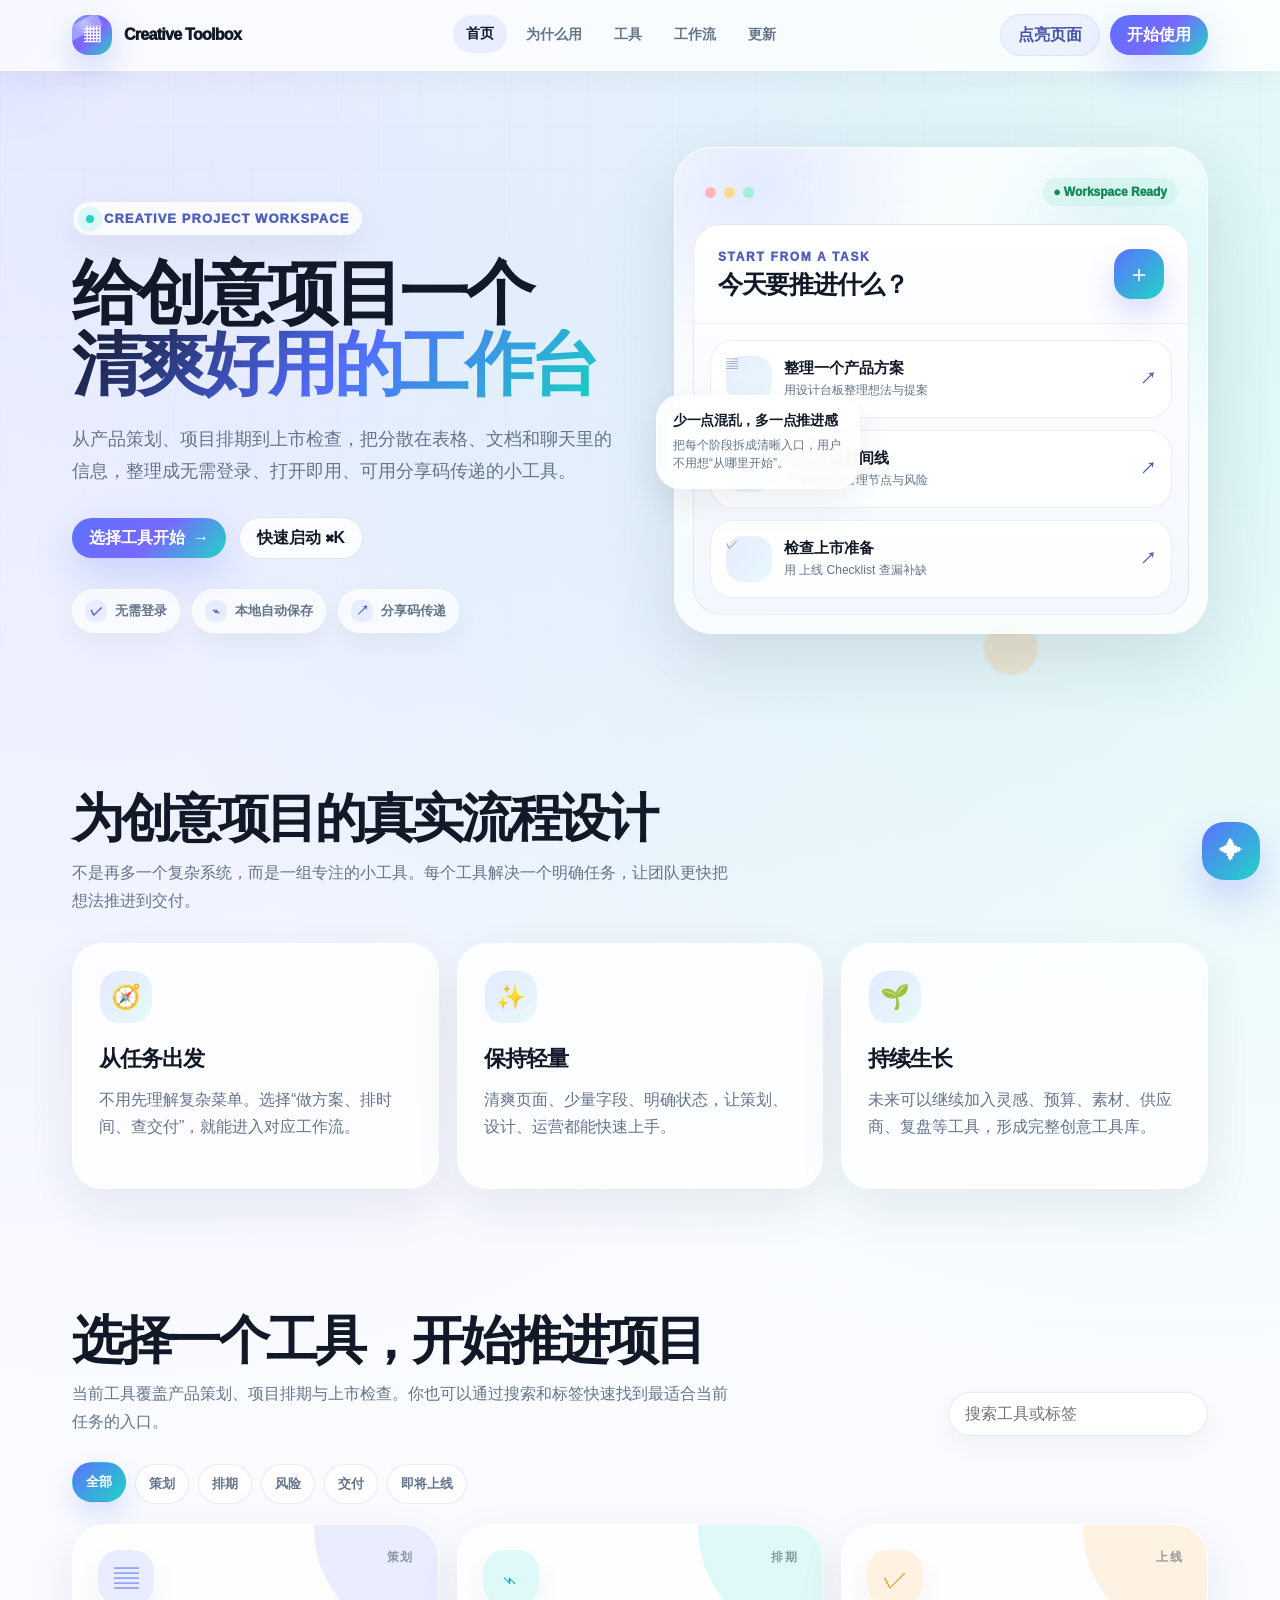
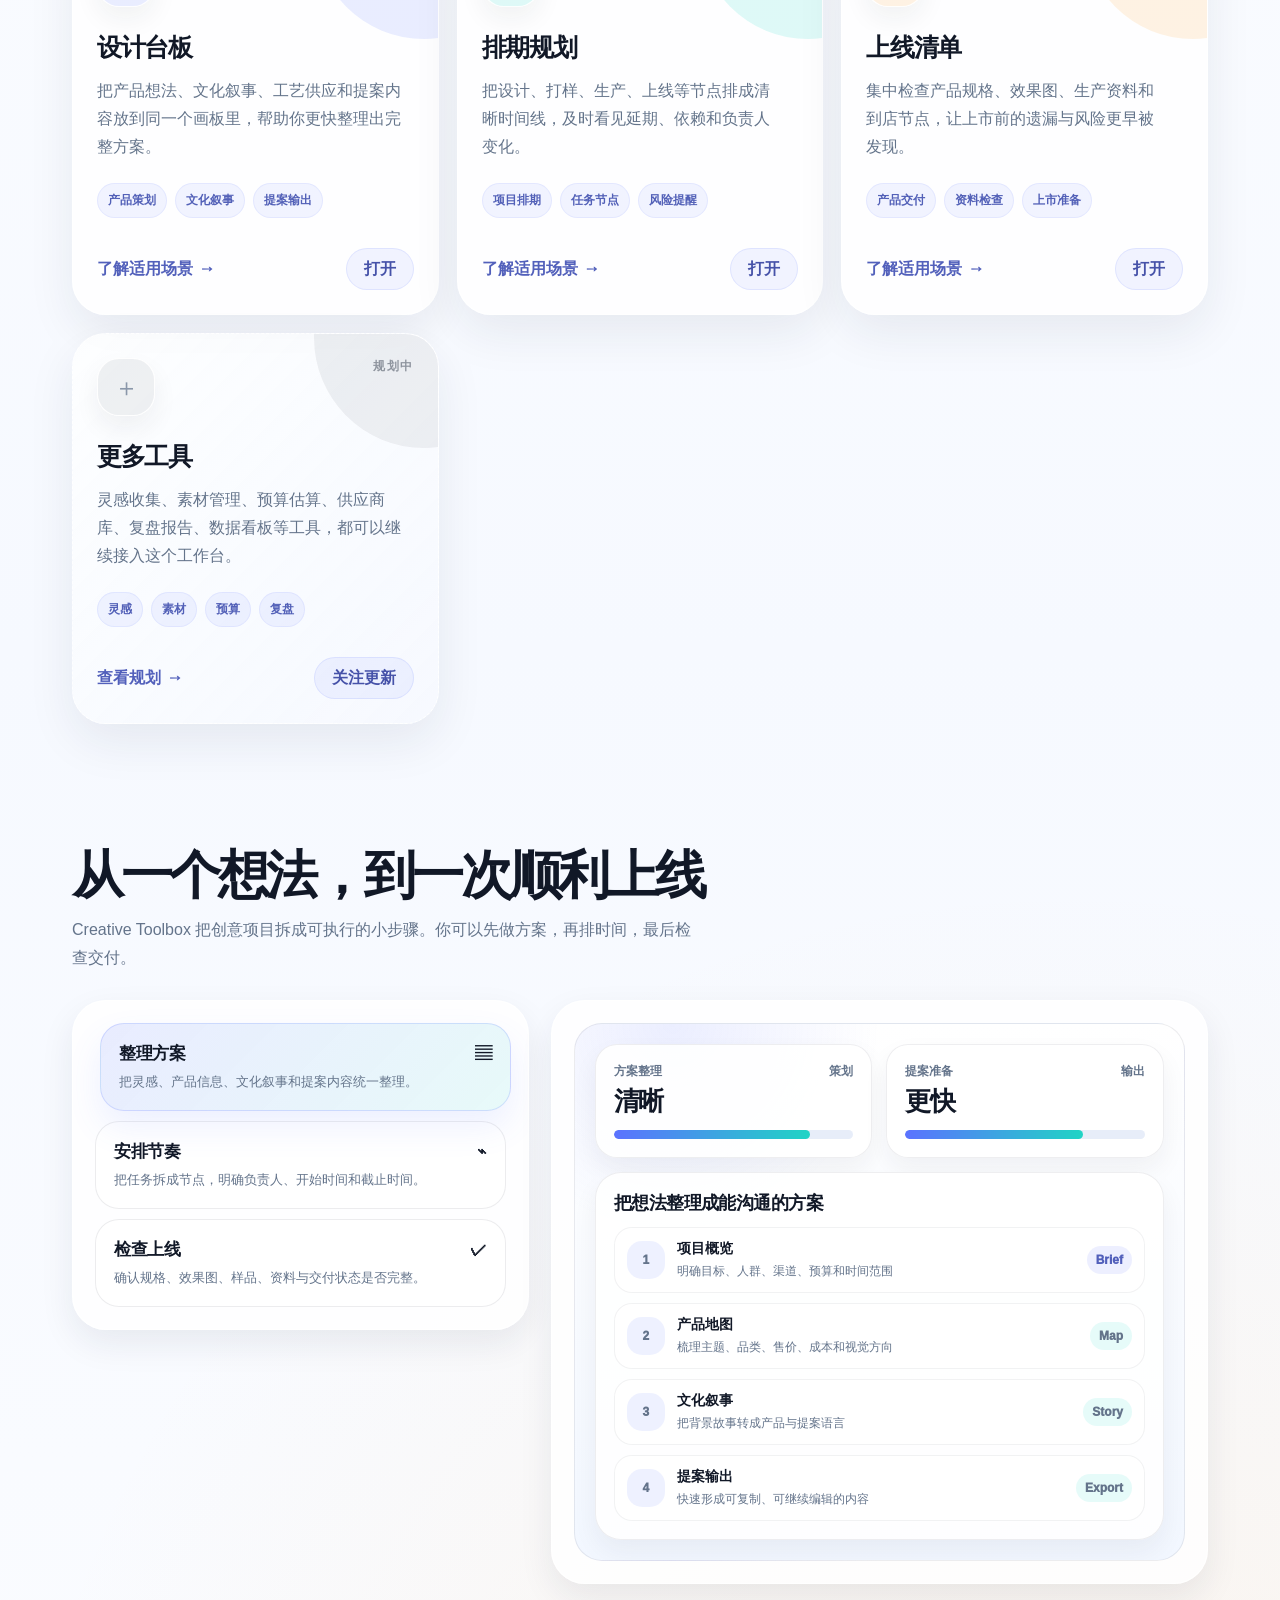
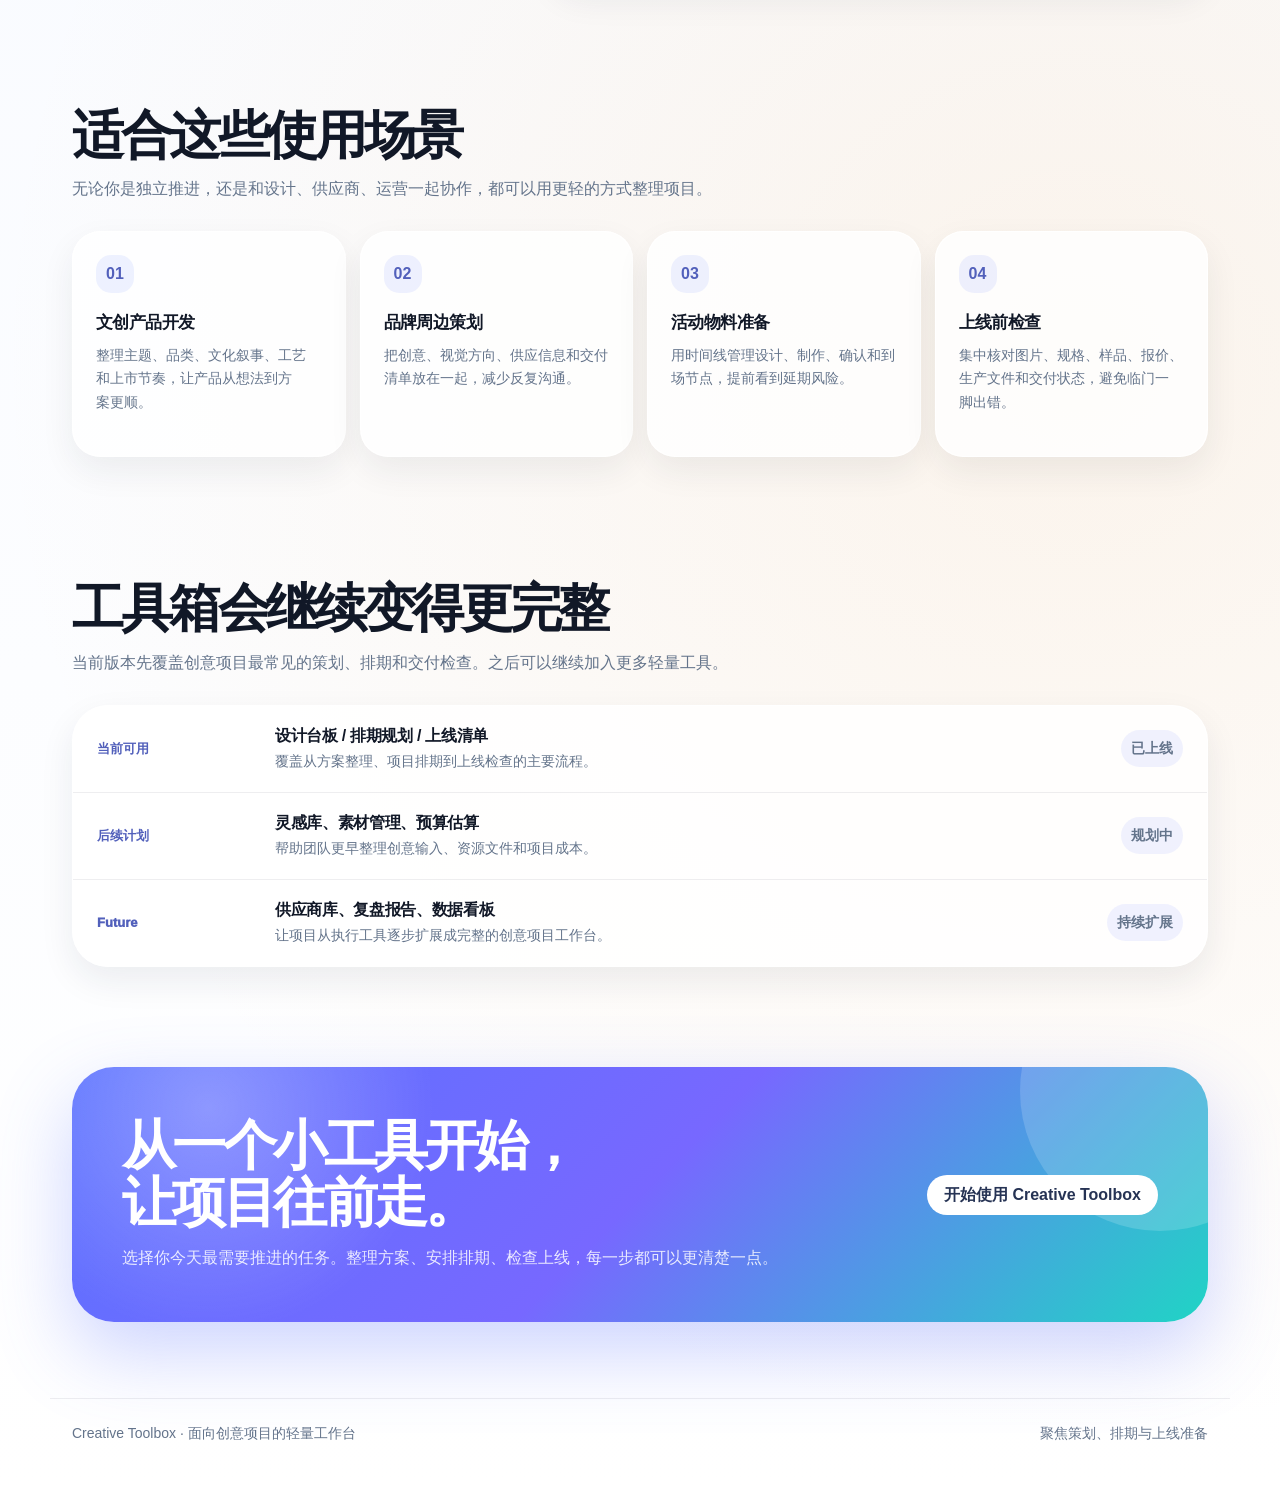
<file: index.html>
<!DOCTYPE html>
<html lang="zh-CN">
<head>
  <meta charset="UTF-8" />
  <meta name="viewport" content="width=device-width, initial-scale=1.0" />

  <title>Creative Toolbox｜创意项目工作台</title>
  <meta name="description" content="Creative Toolbox 是一个轻量创意项目工作台，帮助你整理产品方案、安排项目排期、检查上市准备，并持续扩展更多创意工作工具。" />
  <meta name="theme-color" content="#ffffff" />
  <meta property="og:title" content="Creative Toolbox｜创意项目工作台" />
  <meta property="og:description" content="把创意项目里的策划、排期、交付检查整理成清爽好用的小工具。" />
  <meta property="og:type" content="website" />

  <style>
    :root {
      --bg: #fbfdff;
      --text: #111827;
      --muted: #64748b;
      --muted-2: #8a97aa;
      --line: rgba(15, 23, 42, .10);
      --surface: rgba(255, 255, 255, .82);
      --surface-strong: #ffffff;
      --surface-soft: #f5f8ff;
      --primary: #5b72ff;
      --primary-dark: #4057ee;
      --cyan: #20d4c5;
      --amber: #ffb45c;
      --rose: #ff7aa7;
      --green: #30c987;
      --shadow: 0 24px 70px rgba(30, 41, 59, .12);
      --shadow-soft: 0 14px 34px rgba(30, 41, 59, .08);
      --radius-xl: 34px;
      --radius-lg: 26px;
      --radius-md: 18px;
      --max: 1180px;
    }

    * { box-sizing: border-box; }

    html { scroll-behavior: smooth; }

    body {
      margin: 0;
      min-height: 100vh;
      color: var(--text);
      font-family: -apple-system, BlinkMacSystemFont, "Segoe UI", "PingFang SC", "Microsoft YaHei", Arial, sans-serif;
      background:
        radial-gradient(circle at 8% 4%, rgba(91, 114, 255, .15), transparent 27%),
        radial-gradient(circle at 92% 7%, rgba(32, 212, 197, .15), transparent 24%),
        radial-gradient(circle at 84% 76%, rgba(255, 180, 92, .12), transparent 29%),
        linear-gradient(180deg, #ffffff 0%, #f6f9ff 48%, #ffffff 100%);
      overflow-x: hidden;
    }

    body::before {
      content: "";
      position: fixed;
      inset: 0;
      z-index: 0;
      pointer-events: none;
      opacity: .36;
      background-image:
        linear-gradient(rgba(91, 114, 255, .052) 1px, transparent 1px),
        linear-gradient(90deg, rgba(91, 114, 255, .052) 1px, transparent 1px);
      background-size: 42px 42px;
      mask-image: linear-gradient(180deg, #000 0%, rgba(0,0,0,.20) 72%, transparent 100%);
    }

    a { color: inherit; text-decoration: none; }
    button, input { font: inherit; }
    button { -webkit-tap-highlight-color: transparent; }

    .cursor-light {
      position: fixed;
      width: 310px;
      height: 310px;
      border-radius: 999px;
      background: radial-gradient(circle, rgba(91, 114, 255, .16), transparent 68%);
      transform: translate(-50%, -50%);
      pointer-events: none;
      z-index: 0;
      opacity: .78;
      mix-blend-mode: multiply;
      transition: opacity .2s ease;
    }

    .page {
      position: relative;
      z-index: 1;
    }

    .nav {
      position: sticky;
      top: 0;
      z-index: 50;
      border-bottom: 1px solid rgba(255,255,255,.92);
      background: rgba(255,255,255,.76);
      backdrop-filter: blur(22px);
      box-shadow: 0 8px 28px rgba(15, 23, 42, .045);
    }

    .nav-inner {
      max-width: var(--max);
      margin: 0 auto;
      padding: 14px 22px;
      display: flex;
      justify-content: space-between;
      align-items: center;
      gap: 18px;
    }

    .brand {
      display: inline-flex;
      align-items: center;
      gap: 12px;
      font-weight: 950;
      letter-spacing: -.045em;
      white-space: nowrap;
    }

    .brand-mark {
      width: 40px;
      height: 40px;
      border-radius: 16px;
      color: #fff;
      display: grid;
      place-items: center;
      background:
        radial-gradient(circle at 30% 20%, rgba(255,255,255,.36), transparent 28%),
        linear-gradient(135deg, var(--primary), #8066ff 52%, var(--cyan));
      box-shadow: 0 14px 34px rgba(91, 114, 255, .28);
      position: relative;
      overflow: hidden;
    }

    .brand-mark::after {
      content: "";
      position: absolute;
      width: 48px;
      height: 14px;
      left: -18px;
      top: 8px;
      background: rgba(255,255,255,.34);
      transform: rotate(-28deg);
      animation: sweep 3.8s ease-in-out infinite;
    }

    @keyframes sweep {
      0%, 66%, 100% { transform: translateX(-42px) rotate(-28deg); }
      82% { transform: translateX(60px) rotate(-28deg); }
    }

    .nav-links {
      display: flex;
      align-items: center;
      gap: 6px;
      color: var(--muted);
      font-size: 14px;
      font-weight: 780;
    }

    .nav-links a {
      padding: 10px 13px;
      border-radius: 999px;
      transition: all .22s ease;
    }

    .nav-links a:hover,
    .nav-links a.active {
      color: var(--text);
      background: rgba(91, 114, 255, .10);
      transform: translateY(-1px);
    }

    .nav-actions {
      display: flex;
      align-items: center;
      gap: 10px;
    }

    .menu {
      display: none;
      width: 44px;
      height: 44px;
      padding: 0;
      border: 1px solid var(--line);
      border-radius: 16px;
      background: #fff;
      cursor: pointer;
      font-weight: 950;
    }

    .btn {
      display: inline-flex;
      align-items: center;
      justify-content: center;
      gap: 8px;
      border: 1px solid var(--line);
      border-radius: 999px;
      padding: 12px 17px;
      background: rgba(255,255,255,.84);
      color: var(--text);
      cursor: pointer;
      font-weight: 880;
      line-height: 1;
      white-space: nowrap;
      transition: transform .22s ease, box-shadow .22s ease, background .22s ease, border-color .22s ease;
    }

    .btn:hover {
      transform: translateY(-2px);
      box-shadow: var(--shadow-soft);
      background: #fff;
      border-color: rgba(91,114,255,.22);
    }

    .btn-primary {
      border: 0;
      color: #fff;
      background: linear-gradient(135deg, var(--primary), #7868ff 52%, var(--cyan));
      box-shadow: 0 16px 38px rgba(91,114,255,.25);
    }

    .btn-primary:hover {
      box-shadow: 0 20px 48px rgba(91,114,255,.34);
    }

    .btn-ghost {
      color: #4652a9;
      background: rgba(91,114,255,.08);
      border-color: rgba(91,114,255,.12);
    }

    .hero {
      max-width: var(--max);
      margin: 0 auto;
      padding: 76px 22px 42px;
      display: grid;
      grid-template-columns: 1.02fr .98fr;
      gap: 46px;
      align-items: center;
    }

    .eyebrow {
      display: inline-flex;
      align-items: center;
      gap: 10px;
      padding: 9px 13px;
      margin-bottom: 22px;
      border-radius: 999px;
      background: rgba(255,255,255,.78);
      border: 1px solid rgba(91,114,255,.14);
      box-shadow: 0 12px 30px rgba(30, 41, 59, .06);
      color: #5260bb;
      font-size: 13px;
      font-weight: 950;
      letter-spacing: .08em;
      text-transform: uppercase;
    }

    .ping {
      width: 8px;
      height: 8px;
      border-radius: 999px;
      background: var(--cyan);
      box-shadow: 0 0 0 8px rgba(32,212,197,.13);
      animation: ping 1.8s ease-in-out infinite;
    }

    @keyframes ping {
      0%,100% { transform: scale(1); opacity: 1; }
      50% { transform: scale(1.62); opacity: .58; }
    }

    h1, h2, h3, p { margin-top: 0; }

    :where(h1, h2, h3, p, .hero-copy, .section-sub, .tab small, .tool-card p, .value-card p, .use-card p, .update-row span) {
      overflow-wrap: normal;
      text-wrap: pretty;
    }

    :where(h1, h2, .section h2) {
      text-wrap: balance;
    }

    .keep {
      white-space: nowrap;
    }

    .hero-title-line {
      display: block;
    }

    .hero-title-main {
      white-space: nowrap;
    }

    .hero-title-strong {
      display: inline-block;
      white-space: normal;
    }

    .hero-title-strong .keep {
      display: inline-block;
    }


    h1 {
      margin-bottom: 0;
      font-size: clamp(42px, 6.15vw, 70px);
      line-height: 1.02;
      letter-spacing: -.065em;
    }

    .gradient-text {
      color: transparent;
      background: linear-gradient(135deg, #111827 0%, #536dff 52%, #18cfc1 100%);
      background-clip: text;
      -webkit-background-clip: text;
    }

    .hero-copy {
      margin: 22px 0 0;
      max-width: 650px;
      color: var(--muted);
      font-size: 18px;
      line-height: 1.78;
    }

    .hero-actions {
      margin-top: 30px;
      display: flex;
      align-items: center;
      flex-wrap: wrap;
      gap: 13px;
    }

    .trust-row {
      margin-top: 30px;
      display: flex;
      gap: 12px;
      flex-wrap: wrap;
      align-items: center;
      color: var(--muted);
      font-size: 13px;
      font-weight: 820;
    }

    .trust-pill {
      display: inline-flex;
      align-items: center;
      gap: 8px;
      padding: 10px 12px;
      border-radius: 999px;
      background: rgba(255,255,255,.68);
      border: 1px solid rgba(255,255,255,.92);
      box-shadow: 0 10px 24px rgba(30, 41, 59, .05);
    }

    .trust-pill span {
      width: 22px;
      height: 22px;
      border-radius: 9px;
      display: grid;
      place-items: center;
      color: #5260bb;
      background: rgba(91,114,255,.10);
      font-weight: 950;
    }

    .hero-visual {
      position: relative;
      min-height: 540px;
      perspective: 1200px;
    }

    .orb {
      position: absolute;
      border-radius: 999px;
      filter: blur(1px);
      animation: floaty 7s ease-in-out infinite;
      pointer-events: none;
    }

    .orb-1 {
      width: 134px;
      height: 134px;
      top: 12px;
      right: 32px;
      background: rgba(91,114,255,.14);
    }

    .orb-2 {
      width: 86px;
      height: 86px;
      bottom: 80px;
      left: 8px;
      background: rgba(32,212,197,.18);
      animation-delay: -2.2s;
    }

    .orb-3 {
      width: 54px;
      height: 54px;
      bottom: 12px;
      right: 170px;
      background: rgba(255,180,92,.24);
      animation-delay: -4s;
    }

    @keyframes floaty {
      0%,100% { transform: translate3d(0,0,0); }
      50% { transform: translate3d(0,-20px,0); }
    }

    .hero-app {
      position: relative;
      width: min(100%, 535px);
      margin-left: auto;
      padding: 18px;
      border-radius: 38px;
      background: rgba(255,255,255,.78);
      border: 1px solid rgba(255,255,255,.94);
      box-shadow: var(--shadow);
      backdrop-filter: blur(22px);
      transform-style: preserve-3d;
      transition: transform .18s ease-out;
      overflow: hidden;
    }

    .hero-app::before {
      content: "";
      position: absolute;
      inset: -1px;
      background:
        radial-gradient(circle at 15% 8%, rgba(91,114,255,.13), transparent 28%),
        radial-gradient(circle at 90% 25%, rgba(32,212,197,.12), transparent 30%);
      pointer-events: none;
      z-index: 0;
    }

    .hero-app > * { position: relative; z-index: 1; }

    .window-bar {
      padding: 12px 12px 18px;
      display: flex;
      justify-content: space-between;
      align-items: center;
    }

    .window-dots {
      display: flex;
      gap: 8px;
    }

    .window-dots span {
      width: 11px;
      height: 11px;
      border-radius: 50%;
      background: #e1e7f3;
    }

    .window-dots span:nth-child(1) { background: #ffb5bd; }
    .window-dots span:nth-child(2) { background: #ffd993; }
    .window-dots span:nth-child(3) { background: #9ff0d7; }

    .status-pill {
      display: inline-flex;
      align-items: center;
      gap: 7px;
      padding: 7px 10px;
      border-radius: 999px;
      background: rgba(48,201,135,.10);
      color: #16895b;
      font-size: 12px;
      font-weight: 950;
    }

    .app-shell {
      border-radius: 28px;
      border: 1px solid rgba(15,23,42,.075);
      background: linear-gradient(180deg, #fff 0%, #f3f7ff 100%);
      overflow: hidden;
    }

    .app-header {
      padding: 24px;
      border-bottom: 1px solid rgba(15,23,42,.07);
      display: grid;
      grid-template-columns: 1fr auto;
      gap: 16px;
      align-items: center;
    }

    .app-kicker {
      color: #5260bb;
      font-size: 12px;
      font-weight: 950;
      letter-spacing: .14em;
    }

    .app-title {
      margin: 6px 0 0;
      font-size: 25px;
      letter-spacing: -.05em;
      line-height: 1.12;
    }

    .app-action {
      border: 0;
      width: 50px;
      height: 50px;
      border-radius: 18px;
      color: #fff;
      background: linear-gradient(135deg, var(--primary), var(--cyan));
      box-shadow: 0 14px 28px rgba(91,114,255,.24);
      cursor: pointer;
      font-size: 24px;
      transition: transform .22s ease;
    }

    .app-action:hover { transform: rotate(12deg) scale(1.04); }

    .tool-mini-grid {
      padding: 16px;
      display: grid;
      gap: 12px;
    }

    .mini-tool {
      border: 1px solid rgba(15,23,42,.07);
      background: rgba(255,255,255,.87);
      border-radius: 22px;
      padding: 15px;
      display: grid;
      grid-template-columns: 46px 1fr auto;
      gap: 12px;
      align-items: center;
      transition: transform .22s ease, box-shadow .22s ease, border-color .22s ease;
      cursor: pointer;
    }

    .mini-tool:hover {
      transform: translateX(5px);
      box-shadow: 0 14px 28px rgba(30,41,59,.08);
      border-color: rgba(91,114,255,.18);
    }

    .mini-icon {
      width: 46px;
      height: 46px;
      border-radius: 17px;
      display: grid;
      place-items: center;
      font-size: 21px;
      color: #5361b8;
      background: linear-gradient(135deg, rgba(91,114,255,.14), rgba(32,212,197,.10));
    }

    .mini-tool strong {
      display: block;
      margin-bottom: 4px;
      font-size: 15px;
    }

    .mini-tool span {
      display: block;
      color: var(--muted);
      font-size: 12px;
      line-height: 1.35;
    }

    .mini-tool em {
      font-style: normal;
      color: #5260bb;
      font-weight: 950;
    }

    .floating-card {
      position: absolute;
      left: -18px;
      top: 46%;
      width: 204px;
      padding: 16px;
      border-radius: 24px;
      background: rgba(255,255,255,.90);
      border: 1px solid rgba(255,255,255,.94);
      box-shadow: var(--shadow-soft);
      backdrop-filter: blur(18px);
      animation: floaty 6.2s ease-in-out infinite;
    }

    .floating-card strong {
      display: block;
      font-size: 14px;
      letter-spacing: -.02em;
    }

    .floating-card p {
      margin: 6px 0 0;
      color: var(--muted);
      line-height: 1.5;
      font-size: 12px;
    }

    .section {
      max-width: var(--max);
      margin: 0 auto;
      padding: 62px 22px;
    }

    .section-head {
      display: flex;
      justify-content: space-between;
      align-items: flex-end;
      gap: 24px;
      margin-bottom: 28px;
    }

    .section h2 {
      margin: 0;
      font-size: clamp(31px, 4.4vw, 52px);
      line-height: 1.05;
      letter-spacing: -.065em;
    }

    .section-sub {
      margin: 13px 0 0;
      max-width: 670px;
      color: var(--muted);
      line-height: 1.75;
    }

    .value-grid {
      display: grid;
      grid-template-columns: repeat(3, 1fr);
      gap: 18px;
    }

    .value-card {
      position: relative;
      overflow: hidden;
      min-height: 246px;
      border-radius: 30px;
      padding: 26px;
      background: rgba(255,255,255,.78);
      border: 1px solid rgba(255,255,255,.94);
      box-shadow: 0 18px 48px rgba(30,41,59,.075);
      transition: transform .28s ease, box-shadow .28s ease, background .28s ease;
    }

    .value-card:hover {
      transform: translateY(-7px);
      background: #fff;
      box-shadow: var(--shadow);
    }

    .value-icon {
      width: 54px;
      height: 54px;
      border-radius: 20px;
      display: grid;
      place-items: center;
      margin-bottom: 20px;
      font-size: 24px;
      color: #5361b8;
      background: linear-gradient(135deg, rgba(91,114,255,.14), rgba(32,212,197,.10));
      border: 1px solid rgba(255,255,255,.92);
    }

    .value-card h3 {
      margin: 0;
      font-size: 22px;
      letter-spacing: -.045em;
    }

    .value-card p {
      margin: 12px 0 0;
      color: var(--muted);
      line-height: 1.72;
    }

    .tool-controls {
      display: flex;
      align-items: center;
      justify-content: flex-end;
      gap: 10px;
      flex-wrap: wrap;
    }

    .search {
      min-width: 260px;
      border: 1px solid rgba(15,23,42,.09);
      border-radius: 999px;
      background: rgba(255,255,255,.84);
      padding: 12px 16px;
      outline: none;
      color: var(--text);
      box-shadow: 0 10px 24px rgba(30,41,59,.045);
      transition: box-shadow .22s ease, border-color .22s ease;
    }

    .search:focus {
      border-color: rgba(91,114,255,.34);
      box-shadow: 0 0 0 4px rgba(91,114,255,.10);
    }

    .chip-row {
      display: flex;
      gap: 9px;
      flex-wrap: wrap;
      margin-bottom: 20px;
    }

    .chip {
      border: 1px solid rgba(15,23,42,.08);
      background: rgba(255,255,255,.74);
      color: var(--muted);
      padding: 10px 13px;
      border-radius: 999px;
      cursor: pointer;
      font-weight: 850;
      font-size: 13px;
      transition: all .22s ease;
    }

    .chip:hover,
    .chip.active {
      color: #fff;
      border-color: transparent;
      background: linear-gradient(135deg, var(--primary), var(--cyan));
      box-shadow: 0 12px 26px rgba(91,114,255,.20);
      transform: translateY(-2px);
    }

    .tool-grid {
      display: grid;
      grid-template-columns: repeat(3, 1fr);
      gap: 18px;
    }

    .tool-card {
      min-height: 382px;
      position: relative;
      display: flex;
      flex-direction: column;
      overflow: hidden;
      border: 1px solid rgba(255,255,255,.94);
      border-radius: var(--radius-xl);
      background: rgba(255,255,255,.80);
      box-shadow: 0 18px 48px rgba(30, 41, 59, .08);
      padding: 24px;
      transition: transform .28s ease, box-shadow .28s ease, background .28s ease;
      isolation: isolate;
    }

    .tool-card::before {
      content: "";
      position: absolute;
      width: 220px;
      height: 220px;
      border-radius: 999px;
      top: -106px;
      right: -96px;
      background: var(--accent-soft);
      transition: transform .35s ease;
      z-index: -1;
    }

    .tool-card:hover {
      transform: translateY(-8px);
      background: #fff;
      box-shadow: var(--shadow);
    }

    .tool-card:hover::before { transform: scale(1.25); }

    .tool-top {
      display: flex;
      justify-content: space-between;
      align-items: flex-start;
      gap: 16px;
      margin-bottom: 24px;
    }

    .tool-icon {
      width: 58px;
      height: 58px;
      border-radius: 22px;
      display: grid;
      place-items: center;
      font-size: 25px;
      color: var(--accent);
      background: var(--accent-soft);
      border: 1px solid rgba(255,255,255,.9);
      box-shadow: 0 12px 26px rgba(30,41,59,.06);
    }

    .tool-type {
      color: rgba(15,23,42,.42);
      font-size: 12px;
      font-weight: 950;
      letter-spacing: .12em;
      text-transform: uppercase;
    }

    .tool-card h3 {
      margin: 0;
      font-size: 25px;
      letter-spacing: -.052em;
    }

    .tool-card p {
      margin: 13px 0 0;
      color: var(--muted);
      line-height: 1.75;
    }

    .tag-list {
      margin-top: 22px;
      display: flex;
      flex-wrap: wrap;
      gap: 8px;
    }

    .tag {
      padding: 8px 10px;
      border-radius: 999px;
      color: #5361b8;
      background: rgba(91,114,255,.08);
      border: 1px solid rgba(91,114,255,.09);
      font-size: 12px;
      font-weight: 850;
    }

    .tool-card-actions {
      position: static;
      display: flex;
      gap: 12px;
      align-items: center;
      justify-content: space-between;
      margin-top: auto;
      padding-top: 30px;
    }

    .text-link {
      border: 0;
      background: transparent;
      cursor: pointer;
      color: #5260bb;
      font-weight: 950;
      padding: 10px 0;
      display: inline-flex;
      align-items: center;
      gap: 6px;
    }

    .text-link span { transition: transform .22s ease; }
    .text-link:hover span { transform: translateX(5px); }

    .coming-card {
      border-style: dashed;
      background: linear-gradient(135deg, rgba(255,255,255,.72), rgba(246,249,255,.82));
    }

    .coming-card .tool-icon {
      color: var(--muted-2);
      background: rgba(15,23,42,.06);
    }

    .workflow {
      display: grid;
      grid-template-columns: .82fr 1.18fr;
      gap: 22px;
      align-items: start;
    }

    .panel {
      border-radius: var(--radius-xl);
      background: rgba(255,255,255,.80);
      border: 1px solid rgba(255,255,255,.94);
      box-shadow: var(--shadow-soft);
      padding: 22px;
      overflow: hidden;
    }

    .tabs {
      display: grid;
      gap: 10px;
    }

    .tab {
      width: 100%;
      border: 1px solid rgba(15,23,42,.08);
      background: rgba(255,255,255,.72);
      border-radius: 24px;
      padding: 18px;
      text-align: left;
      cursor: pointer;
      transition: all .24s ease;
      color: var(--text);
    }

    .tab strong {
      display: flex;
      align-items: center;
      justify-content: space-between;
      gap: 10px;
      font-size: 17px;
      letter-spacing: -.02em;
    }

    .tab small {
      color: var(--muted);
      display: block;
      margin-top: 7px;
      line-height: 1.55;
      font-size: 13px;
    }

    .tab.active {
      background: linear-gradient(135deg, rgba(91,114,255,.13), rgba(32,212,197,.10));
      border-color: rgba(91,114,255,.20);
      transform: translateX(5px);
      box-shadow: 0 16px 34px rgba(91,114,255,.10);
    }

    .preview-screen {
      min-height: 452px;
      border-radius: 28px;
      border: 1px solid rgba(15,23,42,.08);
      background:
        radial-gradient(circle at 16% 0%, rgba(91,114,255,.12), transparent 28%),
        linear-gradient(180deg, #ffffff 0%, #f2f7ff 100%);
      padding: 20px;
      position: relative;
      overflow: hidden;
    }

    .screen-row {
      display: grid;
      grid-template-columns: 1fr 1fr;
      gap: 14px;
    }

    .stat-card,
    .wide-card,
    .task-row {
      opacity: 0;
      transform: translateY(16px);
      animation: rise .5s ease forwards;
    }

    @keyframes rise {
      to { opacity: 1; transform: translateY(0); }
    }

    .stat-card {
      border-radius: 22px;
      padding: 18px;
      background: rgba(255,255,255,.89);
      border: 1px solid rgba(15,23,42,.07);
      box-shadow: 0 12px 26px rgba(30,41,59,.055);
    }

    .stat-card:nth-child(2) { animation-delay: .08s; }

    .stat-label {
      color: var(--muted);
      font-size: 12px;
      font-weight: 950;
      display: flex;
      justify-content: space-between;
      gap: 8px;
    }

    .stat-value {
      display: block;
      margin-top: 8px;
      font-size: 26px;
      line-height: 1;
      font-weight: 950;
      letter-spacing: -.06em;
    }

    .progress {
      margin-top: 16px;
      height: 9px;
      border-radius: 999px;
      background: #e7edf9;
      overflow: hidden;
    }

    .progress i {
      display: block;
      height: 100%;
      width: var(--w);
      border-radius: inherit;
      background: linear-gradient(90deg, var(--primary), var(--cyan));
      animation: fill .75s ease both;
    }

    @keyframes fill {
      from { width: 0; }
      to { width: var(--w); }
    }

    .wide-card {
      margin-top: 14px;
      border-radius: 26px;
      padding: 18px;
      background: rgba(255,255,255,.85);
      border: 1px solid rgba(15,23,42,.07);
      box-shadow: 0 12px 26px rgba(30,41,59,.055);
      animation-delay: .14s;
    }

    .wide-card h3 {
      margin: 0 0 12px;
      font-size: 18px;
      letter-spacing: -.03em;
    }

    .task-list {
      display: grid;
      gap: 10px;
    }

    .task-row {
      display: grid;
      grid-template-columns: 38px 1fr auto;
      gap: 12px;
      align-items: center;
      padding: 12px;
      border-radius: 18px;
      border: 1px solid rgba(15,23,42,.055);
      background: rgba(255,255,255,.78);
    }

    .task-row:nth-child(2) { animation-delay: .22s; }
    .task-row:nth-child(3) { animation-delay: .30s; }
    .task-row:nth-child(4) { animation-delay: .38s; }

    .task-icon {
      width: 38px;
      height: 38px;
      display: grid;
      place-items: center;
      border-radius: 15px;
      background: rgba(91,114,255,.10);
      color: #5260bb;
      font-weight: 950;
    }

    .task-row strong {
      display: block;
      margin-bottom: 3px;
      font-size: 14px;
    }

    .task-row span {
      color: var(--muted);
      font-size: 12px;
    }

    .pill {
      padding: 7px 9px;
      border-radius: 999px;
      font-size: 12px;
      font-weight: 950;
      background: rgba(32,212,197,.11);
      color: #149990;
      white-space: nowrap;
    }

    .pill.warn {
      background: rgba(255,180,92,.14);
      color: #a36613;
    }

    .pill.hot {
      background: rgba(91,114,255,.11);
      color: #5260bb;
    }

    .use-grid {
      display: grid;
      grid-template-columns: repeat(4, 1fr);
      gap: 14px;
    }

    .use-card {
      position: relative;
      overflow: hidden;
      padding: 23px;
      min-height: 226px;
      border-radius: 28px;
      background: rgba(255,255,255,.80);
      border: 1px solid rgba(255,255,255,.94);
      box-shadow: 0 14px 34px rgba(30,41,59,.07);
      transition: transform .24s ease, box-shadow .24s ease;
    }

    .use-card:hover {
      transform: translateY(-6px);
      box-shadow: var(--shadow-soft);
    }

    .use-card b {
      width: 38px;
      height: 38px;
      display: grid;
      place-items: center;
      border-radius: 15px;
      color: #5260bb;
      background: rgba(91,114,255,.10);
      margin-bottom: 18px;
    }

    .use-card h3 {
      margin: 0;
      font-size: 17px;
      letter-spacing: -.03em;
    }

    .use-card p {
      color: var(--muted);
      margin: 10px 0 0;
      line-height: 1.65;
      font-size: 14px;
    }

    .updates {
      border-radius: 36px;
      background: rgba(255,255,255,.82);
      border: 1px solid rgba(255,255,255,.94);
      box-shadow: var(--shadow-soft);
      overflow: hidden;
    }

    .update-row {
      display: grid;
      grid-template-columns: 160px 1fr auto;
      gap: 18px;
      align-items: center;
      padding: 20px 24px;
      border-bottom: 1px solid rgba(15,23,42,.07);
      transition: background .2s ease;
    }

    .update-row:last-child { border-bottom: 0; }
    .update-row:hover { background: rgba(91,114,255,.045); }

    .update-time {
      color: #5260bb;
      font-size: 13px;
      font-weight: 950;
    }

    .update-row strong {
      display: block;
      margin-bottom: 4px;
      letter-spacing: -.02em;
    }

    .update-row span {
      color: var(--muted);
      line-height: 1.5;
      font-size: 14px;
    }

    .update-badge {
      padding: 8px 10px;
      border-radius: 999px;
      font-size: 12px;
      font-weight: 950;
      background: rgba(91,114,255,.09);
      color: #5260bb;
      white-space: nowrap;
    }

    .cta {
      max-width: var(--max);
      margin: 38px auto 76px;
      padding: 0 22px;
    }

    .cta-inner {
      border-radius: 42px;
      padding: 50px;
      color: #fff;
      background:
        radial-gradient(circle at 12% 16%, rgba(255,255,255,.28), transparent 22%),
        linear-gradient(135deg, #5b72ff 0%, #7768ff 50%, #20d4c5 100%);
      box-shadow: 0 30px 78px rgba(91,114,255,.30);
      display: grid;
      grid-template-columns: 1fr auto;
      gap: 24px;
      align-items: center;
      overflow: hidden;
      position: relative;
    }

    .cta-inner::after {
      content: "";
      position: absolute;
      width: 280px;
      height: 280px;
      border-radius: 999px;
      right: -92px;
      top: -116px;
      background: rgba(255,255,255,.16);
    }

    .cta-inner > * { position: relative; z-index: 1; }

    .cta h2 {
      margin: 0;
      font-size: clamp(31px, 4.5vw, 54px);
      line-height: 1.05;
      letter-spacing: -.065em;
    }

    .cta p {
      margin: 14px 0 0;
      max-width: 680px;
      color: rgba(255,255,255,.86);
      line-height: 1.75;
    }

    .cta .btn {
      color: #263354;
      background: #fff;
      border: 0;
    }

    .footer {
      max-width: var(--max);
      margin: 0 auto;
      padding: 26px 22px 44px;
      color: var(--muted);
      display: flex;
      justify-content: space-between;
      align-items: center;
      gap: 18px;
      border-top: 1px solid rgba(15,23,42,.07);
      font-size: 14px;
    }

    .quick-launch {
      position: fixed;
      right: 20px;
      bottom: 20px;
      z-index: 60;
      display: flex;
      flex-direction: column;
      align-items: flex-end;
      gap: 10px;
    }

    .quick-panel {
      width: 310px;
      border-radius: 26px;
      padding: 14px;
      background: rgba(255,255,255,.92);
      border: 1px solid rgba(255,255,255,.94);
      box-shadow: var(--shadow);
      backdrop-filter: blur(18px);
      transform: translateY(12px) scale(.98);
      opacity: 0;
      pointer-events: none;
      transition: .24s ease;
    }

    .quick-panel.open {
      transform: translateY(0) scale(1);
      opacity: 1;
      pointer-events: auto;
    }

    .quick-panel h3 {
      margin: 4px 4px 12px;
      font-size: 16px;
      letter-spacing: -.03em;
    }

    .quick-item {
      display: flex;
      align-items: center;
      gap: 10px;
      padding: 11px;
      border-radius: 18px;
      color: var(--text);
      transition: background .2s ease, transform .2s ease;
    }

    .quick-item:hover {
      background: rgba(91,114,255,.08);
      transform: translateX(3px);
    }

    .quick-item span {
      width: 34px;
      height: 34px;
      border-radius: 13px;
      display: grid;
      place-items: center;
      background: rgba(91,114,255,.10);
      color: #5260bb;
      font-weight: 950;
    }

    .quick-item strong {
      display: block;
      font-size: 13px;
    }

    .quick-item small {
      display: block;
      color: var(--muted);
      margin-top: 2px;
    }

    .quick-button {
      width: 58px;
      height: 58px;
      border: 0;
      border-radius: 22px;
      color: #fff;
      background: linear-gradient(135deg, var(--primary), var(--cyan));
      box-shadow: 0 18px 40px rgba(91,114,255,.30);
      cursor: pointer;
      font-size: 24px;
      transition: transform .22s ease;
    }

    .quick-button:hover {
      transform: translateY(-3px) rotate(8deg);
    }

    .modal-backdrop {
      position: fixed;
      inset: 0;
      z-index: 80;
      display: none;
      place-items: center;
      padding: 20px;
      background: rgba(15, 23, 42, .24);
      backdrop-filter: blur(10px);
    }

    .modal-backdrop.open { display: grid; }

    .modal {
      width: min(680px, 100%);
      border-radius: 34px;
      background:
        radial-gradient(circle at 12% 0%, rgba(91,114,255,.10), transparent 32%),
        #fff;
      border: 1px solid rgba(255,255,255,.95);
      box-shadow: 0 30px 90px rgba(15,23,42,.24);
      padding: 24px;
      animation: modalIn .24s ease both;
    }

    @keyframes modalIn {
      from { opacity: 0; transform: translateY(18px) scale(.98); }
      to { opacity: 1; transform: translateY(0) scale(1); }
    }

    .modal-head {
      display: flex;
      justify-content: space-between;
      gap: 18px;
      align-items: flex-start;
      margin-bottom: 18px;
    }

    .modal-kicker {
      color: #5260bb;
      font-size: 12px;
      font-weight: 950;
      letter-spacing: .14em;
    }

    .modal h3 {
      margin: 6px 0 0;
      font-size: 30px;
      letter-spacing: -.055em;
    }

    .modal p {
      color: var(--muted);
      line-height: 1.75;
    }

    .close {
      width: 42px;
      height: 42px;
      border-radius: 16px;
      border: 1px solid var(--line);
      background: rgba(255,255,255,.84);
      cursor: pointer;
      font-size: 22px;
      transition: transform .22s ease, background .22s ease;
    }

    .close:hover {
      transform: rotate(90deg);
      background: #fff;
    }

    .modal-list {
      display: grid;
      gap: 10px;
      margin: 18px 0;
    }

    .modal-list div {
      display: flex;
      gap: 10px;
      align-items: flex-start;
      padding: 13px;
      border-radius: 18px;
      background: rgba(91,114,255,.06);
      color: var(--muted);
      line-height: 1.55;
    }

    .modal-list b { color: #5260bb; }

    .toast {
      position: fixed;
      left: 50%;
      bottom: 28px;
      z-index: 90;
      transform: translateX(-50%) translateY(18px);
      opacity: 0;
      pointer-events: none;
      padding: 13px 16px;
      border-radius: 999px;
      color: var(--text);
      background: rgba(255,255,255,.92);
      border: 1px solid rgba(255,255,255,.94);
      box-shadow: var(--shadow-soft);
      backdrop-filter: blur(18px);
      font-weight: 880;
      transition: .24s ease;
    }

    .toast.show {
      transform: translateX(-50%) translateY(0);
      opacity: 1;
    }

    .reveal {
      opacity: 0;
      transform: translateY(18px);
      transition: opacity .6s ease, transform .6s ease;
    }

    .reveal.visible {
      opacity: 1;
      transform: translateY(0);
    }

    @media (prefers-reduced-motion: reduce) {
      *, *::before, *::after {
        scroll-behavior: auto !important;
        animation-duration: .001ms !important;
        animation-iteration-count: 1 !important;
        transition-duration: .001ms !important;
      }
      .cursor-light { display: none; }
    }

    @media (max-width: 940px) {
      .nav-links {
        position: fixed;
        top: 72px;
        left: 18px;
        right: 18px;
        display: none;
        flex-direction: column;
        align-items: stretch;
        padding: 12px;
        border-radius: 24px;
        background: rgba(255,255,255,.94);
        border: 1px solid rgba(255,255,255,.96);
        box-shadow: var(--shadow-soft);
      }

      .nav-links.open { display: flex; }

      .menu { display: block; }

      .nav-actions .btn:not(.btn-primary) { display: none; }

      .hero,
      .workflow,
      .cta-inner {
        grid-template-columns: 1fr;
      }

      .hero { padding-top: 54px; }

      .hero-visual { min-height: auto; }

      .hero-app { margin: 0; }

      .floating-card { display: none; }

      .value-grid,
      .tool-grid,
      .use-grid {
        grid-template-columns: 1fr 1fr;
      }

      .section-head {
        align-items: flex-start;
        flex-direction: column;
      }

      .tool-controls { justify-content: flex-start; }
    }

    @media (max-width: 640px) {
      .nav-inner { padding: 12px 16px; }

      .brand span:last-child { display: none; }

      .hero,
      .section,
      .cta {
        padding-left: 16px;
        padding-right: 16px;
      }

      h1 {
        font-size: clamp(38px, 12.5vw, 54px);
        line-height: 1.04;
      }

      .hero-title-main {
        white-space: normal;
      }

      .hero-copy { font-size: 16px; }

      .app-header,
      .screen-row,
      .value-grid,
      .tool-grid,
      .use-grid,
      .footer {
        grid-template-columns: 1fr;
      }

      .tool-card { min-height: 360px; }

      .search {
        width: 100%;
        min-width: 0;
      }

      .update-row {
        grid-template-columns: 1fr;
        gap: 8px;
      }

      .footer {
        display: block;
        line-height: 1.8;
      }

      .cta-inner {
        padding: 32px 24px;
        border-radius: 32px;
      }

      .quick-panel {
        width: min(310px, calc(100vw - 32px));
      }

      .quick-launch {
        right: 16px;
        bottom: 16px;
      }

      .orb { display: none; }
    }
  </style>
</head>

<body>
  <div class="cursor-light" id="cursorLight"></div>

  <main class="page">
    <nav class="nav">
      <div class="nav-inner">
        <a class="brand" href="#top" aria-label="返回顶部">
          <span class="brand-mark">▦</span>
          <span>Creative Toolbox</span>
        </a>

        <div class="nav-links" id="navLinks">
          <a class="active" href="#top">首页</a>
          <a href="#value">为什么用</a>
          <a href="#tools">工具</a>
          <a href="#workflow">工作流</a>
          <a href="#updates">更新</a>
        </div>

        <div class="nav-actions">
          <button class="btn btn-ghost" id="sparkBtn" type="button">点亮页面</button>
          <a class="btn btn-primary" href="#tools">开始使用</a>
          <button class="menu" id="menuBtn" type="button" aria-label="展开菜单">☰</button>
        </div>
      </div>
    </nav>

    <section class="hero" id="top">
      <div>
        <div class="eyebrow"><span class="ping"></span> Creative Project Workspace</div>
        <h1>
          <span class="hero-title-line hero-title-main">给创意项目一个</span>
          <span class="hero-title-line gradient-text hero-title-strong"><span class="keep">清爽好用</span><span class="keep">的工作台</span></span>
        </h1>
        <p class="hero-copy">
          从产品策划、项目排期到上市检查，把分散在表格、文档和聊天里的信息，整理成无需登录、打开即用、可用分享码传递的<span class="keep">小工具。</span>
        </p>

        <div class="hero-actions">
          <a class="btn btn-primary" href="#tools">选择工具开始 <span>→</span></a>
          <button class="btn" id="openCommand" type="button">快速启动 ⌘K</button>
        </div>

        <div class="trust-row" aria-label="产品亮点">
          <div class="trust-pill"><span>✓</span> 无需登录</div>
          <div class="trust-pill"><span>⌁</span> 本地自动保存</div>
          <div class="trust-pill"><span>↗</span> 分享码传递</div>
        </div>
      </div>

      <div class="hero-visual" aria-label="工具箱界面预览">
        <span class="orb orb-1"></span>
        <span class="orb orb-2"></span>
        <span class="orb orb-3"></span>

        <div class="hero-app" id="tiltCard">
          <div class="window-bar">
            <div class="window-dots" aria-hidden="true"><span></span><span></span><span></span></div>
            <span class="status-pill">● Workspace Ready</span>
          </div>

          <div class="app-shell">
            <div class="app-header">
              <div>
                <div class="app-kicker">START FROM A TASK</div>
                <h2 class="app-title">今天要推进什么？</h2>
              </div>
              <button class="app-action" id="heroPlus" type="button" aria-label="打开快速启动">＋</button>
            </div>

            <div class="tool-mini-grid" id="heroToolList"></div>
          </div>
        </div>

        <div class="floating-card">
          <strong>少一点混乱，多一点推进感</strong>
          <p>把每个阶段拆成清晰入口，用户不用想“从哪里开始”。</p>
        </div>
      </div>
    </section>

    <section class="section reveal" id="value">
      <div class="section-head">
        <div>
          <h2>为创意项目的真实流程设计</h2>
          <p class="section-sub">
            不是再多一个复杂系统，而是一组专注的小工具。每个工具解决一个明确任务，让团队更快把想法推进到<span class="keep">交付。</span>
          </p>
        </div>
      </div>

      <div class="value-grid">
        <article class="value-card">
          <div class="value-icon">🧭</div>
          <h3>从任务出发</h3>
          <p>不用先理解复杂菜单。选择“做方案、排时间、查交付”，就能进入对应<span class="keep">工作流。</span></p>
        </article>

        <article class="value-card">
          <div class="value-icon">✨</div>
          <h3>保持轻量</h3>
          <p>清爽页面、少量字段、明确状态，让策划、设计、运营都能快速<span class="keep">上手。</span></p>
        </article>

        <article class="value-card">
          <div class="value-icon">🌱</div>
          <h3>持续生长</h3>
          <p>未来可以继续加入灵感、预算、素材、供应商、复盘等工具，形成完整创意<span class="keep">工具库。</span></p>
        </article>
      </div>
    </section>

    <section class="section reveal" id="tools">
      <div class="section-head">
        <div>
          <h2>选择一个工具，开始推进项目</h2>
          <p class="section-sub">
            当前工具覆盖产品策划、项目排期与上市检查。你也可以通过搜索和标签快速找到最适合当前任务的<span class="keep">入口。</span>
          </p>
        </div>

        <div class="tool-controls">
          <input class="search" id="searchInput" placeholder="搜索工具或标签" aria-label="搜索工具" />
        </div>
      </div>

      <div class="chip-row" id="chipRow" aria-label="工具筛选">
        <button class="chip active" type="button" data-filter="all">全部</button>
        <button class="chip" type="button" data-filter="策划">策划</button>
        <button class="chip" type="button" data-filter="排期">排期</button>
        <button class="chip" type="button" data-filter="风险">风险</button>
        <button class="chip" type="button" data-filter="交付">交付</button>
        <button class="chip" type="button" data-filter="即将">即将上线</button>
      </div>

      <div class="tool-grid" id="toolGrid"></div>
    </section>

    <section class="section reveal" id="workflow">
      <div class="section-head">
        <div>
          <h2>从一个想法，到一次顺利上线</h2>
          <p class="section-sub">
            Creative Toolbox 把创意项目拆成可执行的小步骤。你可以先做方案，再排时间，最后检查<span class="keep">交付。</span>
          </p>
        </div>
      </div>

      <div class="workflow">
        <div class="panel">
          <div class="tabs" id="tabs">
            <button class="tab active" type="button" data-screen="design">
              <strong>整理方案 <span>▤</span></strong>
              <small>把灵感、产品信息、文化叙事和提案内容统一整理。</small>
            </button>
            <button class="tab" type="button" data-screen="timeline">
              <strong>安排节奏 <span>⌁</span></strong>
              <small>把任务拆成节点，明确负责人、开始时间和截止时间。</small>
            </button>
            <button class="tab" type="button" data-screen="launch">
              <strong>检查上线 <span>✓</span></strong>
              <small>确认规格、效果图、样品、资料与交付状态是否完整。</small>
            </button>
          </div>
        </div>

        <div class="panel">
          <div class="preview-screen" id="previewScreen"></div>
        </div>
      </div>
    </section>

    <section class="section reveal" id="use">
      <div class="section-head">
        <div>
          <h2>适合这些使用场景</h2>
          <p class="section-sub">
            无论你是独立推进，还是和设计、供应商、运营一起协作，都可以用更轻的方式<span class="keep">整理项目。</span>
          </p>
        </div>
      </div>

      <div class="use-grid">
        <div class="use-card">
          <b>01</b>
          <h3>文创产品开发</h3>
          <p>整理主题、品类、文化叙事、工艺和上市节奏，让产品从想法到方案<span class="keep">更顺。</span></p>
        </div>
        <div class="use-card">
          <b>02</b>
          <h3>品牌周边策划</h3>
          <p>把创意、视觉方向、供应信息和交付清单放在一起，减少反复<span class="keep">沟通。</span></p>
        </div>
        <div class="use-card">
          <b>03</b>
          <h3>活动物料准备</h3>
          <p>用时间线管理设计、制作、确认和到场节点，提前看到延期<span class="keep">风险。</span></p>
        </div>
        <div class="use-card">
          <b>04</b>
          <h3>上线前检查</h3>
          <p>集中核对图片、规格、样品、报价、生产文件和交付状态，避免临门一脚<span class="keep">出错。</span></p>
        </div>
      </div>
    </section>

    <section class="section reveal" id="updates">
      <div class="section-head">
        <div>
          <h2>工具箱会继续变得更完整</h2>
          <p class="section-sub">
            当前版本先覆盖创意项目最常见的策划、排期和交付检查。之后可以继续加入更多轻量<span class="keep">工具。</span>
          </p>
        </div>
      </div>

      <div class="updates">
        <div class="update-row">
          <div class="update-time" >当前可用</div>
          <div><strong>设计台板 / 排期规划 / 上线清单</strong><span>覆盖从方案整理、项目排期到上线检查的主要流程。</span></div>
          <span class="update-badge">已上线</span>
        </div>
        <div class="update-row">
          <div class="update-time" >后续计划</div>
          <div><strong>灵感库、素材管理、预算估算</strong><span>帮助团队更早整理创意输入、资源文件和项目成本。</span></div>
          <span class="update-badge">规划中</span>
        </div>
        <div class="update-row">
          <div class="update-time">Future</div>
          <div><strong>供应商库、复盘报告、数据看板</strong><span>让项目从执行工具逐步扩展成完整的创意项目工作台。</span></div>
          <span class="update-badge">持续扩展</span>
        </div>
      </div>
    </section>

    <section class="cta reveal">
      <div class="cta-inner">
        <div>
          <h2>从一个小工具开始，让项目往前走。</h2>
          <p>选择你今天最需要推进的任务。整理方案、安排排期、检查上线，每一步都可以更清楚<span class="keep">一点。</span></p>
        </div>
        <a class="btn" href="#tools">开始使用 Creative Toolbox</a>
      </div>
    </section>

    <footer class="footer">
      <span>Creative Toolbox · 面向创意项目的轻量工作台</span>
      <span>聚焦策划、排期与上线准备</span>
    </footer>
  </main>

  <div class="quick-launch">
    <div class="quick-panel" id="quickPanel">
      <h3>快速启动</h3>
      <div id="quickToolList"></div>
    </div>
    <button class="quick-button" id="quickButton" type="button" aria-label="快速启动">✦</button>
  </div>

  <div class="modal-backdrop" id="modalBackdrop" aria-hidden="true">
    <div class="modal" role="dialog" aria-modal="true" aria-labelledby="modalTitle">
      <div class="modal-head">
        <div>
          <div class="modal-kicker" id="modalKicker">工具详情</div>
          <h3 id="modalTitle">工具详情</h3>
        </div>
        <button class="close" id="closeModal" type="button" aria-label="关闭">×</button>
      </div>
      <p id="modalDesc"></p>
      <div class="modal-list" id="modalList"></div>
      <div class="hero-actions" style="margin-top:18px">
        <a class="btn btn-primary" id="modalLink" href="#" target="_blank" rel="noopener">打开工具 ↗</a>
        <button class="btn" id="copySummary" type="button">复制简介</button>
      </div>
    </div>
  </div>

  <div class="toast" id="toast">交互已触发 ✨</div>

  <script>
    const siteData = {
      tools: [
        {
          id: "design",
          name: "设计台板",
          type: "策划",
          icon: "▤",
          accent: "#536dff",
          accentSoft: "rgba(91,114,255,.13)",
          title: "把想法整理成完整产品方案",
          description: "把产品想法、文化叙事、工艺供应和提案内容放到同一个画板里，帮助你更快整理出完整方案。",
          tags: ["产品策划", "文化叙事", "提案输出"],
          keywords: "design board 产品策划 项目管理 提案输出 文化叙事 工艺供应 策划 提案",
          url: "design-board.html?v=12",
          heroTitle: "整理一个产品方案",
          heroDesc: "用设计台板整理想法与提案",
          modalTitle: "适合：从想法到完整产品方案",
          modalDesc: "当你有一个产品方向，但信息还散在脑子、文档和聊天记录里，可以先用设计台板把项目概览、产品地图、文化叙事和提案输出组织起来。",
          points: [
            "适合文创产品、品牌周边、活动物料和主题商品策划。",
            "把创意语言转成更容易沟通的产品结构。",
            "可生成私有云端短链接，也可继续使用离线分享文件。"
          ]
        },
        {
          id: "timeline",
          name: "排期规划",
          type: "排期",
          icon: "⌁",
          accent: "#16afa5",
          accentSoft: "rgba(32,212,197,.14)",
          title: "把项目节点排成清晰时间线",
          description: "把设计、打样、生产、上线等节点排成清晰时间线，及时看见延期、依赖和负责人变化。",
          tags: ["项目排期", "任务节点", "风险提醒"],
          keywords: "timeline planner 项目排期 任务节点 风险提醒 负责人 时间线 排期 风险",
          url: "timeline-planner.html?v=12",
          heroTitle: "排出项目时间线",
          heroDesc: "用排期规划管理节点与风险",
          modalTitle: "适合：把项目节奏排清楚",
          modalDesc: "当项目开始进入执行阶段，可以用排期规划把任务、负责人、开始日期、截止日期和风险提醒放在一条清晰时间线上。",
          points: [
            "适合设计、打样、生产、上线等多节点项目。",
            "帮助团队快速看见延期、依赖和负责人变动。",
            "排期可通过私有短链接或分享文件传递，任务依赖关系会保留。"
          ]
        },
        {
          id: "launch",
          name: "上线清单",
          type: "上线",
          icon: "✓",
          accent: "#f09527",
          accentSoft: "rgba(255,180,92,.17)",
          title: "把上市前遗漏提前找出来",
          description: "集中检查产品规格、效果图、生产资料和到店节点，让上市前的遗漏与风险更早被发现。",
          tags: ["产品交付", "资料检查", "上市准备"],
          keywords: "launch checklist 产品交付 资料检查 风险提醒 规格 效果图 到店 交付 风险",
          url: "launch-checklist.html?v=12",
          heroTitle: "检查上市准备",
          heroDesc: "用 上线 Checklist 查漏补缺",
          modalTitle: "适合：上市前查漏补缺",
          modalDesc: "当产品接近上线或交付，可以用 上线 Checklist 集中检查规格、效果图、生产资料、样品确认和到店状态。",
          points: [
            "适合多 SKU、多供应商、多资料状态的交付检查。",
            "帮助提前发现图片缺失、规格不完整、产前样未确认等问题。",
            "所有分享默认排除私密报价，需要时可主动选择包含。"
          ]
        },
        {
          id: "future",
          name: "更多工具",
          type: "规划中",
          icon: "＋",
          accent: "#8a96aa",
          accentSoft: "rgba(15,23,42,.06)",
          title: "更多工具持续加入",
          description: "灵感收集、素材管理、预算估算、供应商库、复盘报告、数据看板等工具，都可以继续接入这个工作台。",
          tags: ["灵感", "素材", "预算", "复盘"],
          keywords: "即将上线 灵感 素材 预算 供应商 复盘 数据",
          url: "#updates",
          is规划中: true
        }
      ]
    };

    const $ = (selector) => document.querySelector(selector);
    const $$ = (selector) => [...document.querySelectorAll(selector)];

    const toast = $("#toast");
    const showToast = (message) => {
      toast.textContent = message;
      toast.classList.add("show");
      window.clearTimeout(window.__toastTimer);
      window.__toastTimer = window.setTimeout(() => toast.classList.remove("show"), 1800);
    };

    const renderHeroTools = () => {
      $("#heroToolList").innerHTML = siteData.tools.filter(t => !t.is规划中).map(tool => `
        <a class="mini-tool" href="${tool.url}" target="_blank" rel="noopener">
          <span class="mini-icon">${tool.icon}</span>
          <div><strong>${tool.heroTitle}</strong><span>${tool.heroDesc}</span></div>
          <em>↗</em>
        </a>
      `).join("");
    };

    const renderQuickTools = () => {
      $("#quickToolList").innerHTML = siteData.tools.filter(t => !t.is规划中).map(tool => `
        <a class="quick-item" href="${tool.url}" target="_blank" rel="noopener">
          <span>${tool.icon}</span><div><strong>${tool.heroTitle}</strong><small>${tool.name}</small></div>
        </a>
      `).join("");
    };

    const renderToolCards = () => {
      $("#toolGrid").innerHTML = siteData.tools.map(tool => `
        <article class="tool-card ${tool.is规划中 ? "coming-card" : ""}"
          style="--accent:${tool.accent};--accent-soft:${tool.accentSoft}"
          data-tags="${tool.keywords}"
          data-title="${tool.name}">
          <div class="tool-top">
            <span class="tool-icon">${tool.icon}</span>
            <span class="tool-type">${tool.type}</span>
          </div>
          <h3>${tool.name}</h3>
          <p>${tool.description}</p>
          <div class="tag-list">
            ${tool.tags.map(tag => `<span class="tag">${tag}</span>`).join("")}
          </div>
          <div class="tool-card-actions">
            ${
              tool.is规划中
                ? `<button class="text-link" type="button" data-scroll="#updates">查看规划 <span>→</span></button>
                   <button class="btn btn-ghost" type="button" data-toast="更新提醒入口已预留">关注更新</button>`
                : `<button class="text-link" type="button" data-modal="${tool.id}">了解适用场景 <span>→</span></button>
                   <a class="btn btn-ghost" href="${tool.url}" target="_blank" rel="noopener">打开</a>`
            }
          </div>
        </article>
      `).join("");
    };

    renderHeroTools();
    renderQuickTools();
    renderToolCards();

    const cursorLight = $("#cursorLight");
    window.addEventListener("pointermove", (event) => {
      cursorLight.style.left = event.clientX + "px";
      cursorLight.style.top = event.clientY + "px";
    });

    const tiltCard = $("#tiltCard");
    tiltCard.addEventListener("pointermove", (event) => {
      const rect = tiltCard.getBoundingClientRect();
      const x = (event.clientX - rect.left) / rect.width - 0.5;
      const y = (event.clientY - rect.top) / rect.height - 0.5;
      tiltCard.style.transform = `rotateX(${y * -8}deg) rotateY(${x * 8}deg) translateY(-3px)`;
    });
    tiltCard.addEventListener("pointerleave", () => {
      tiltCard.style.transform = "rotateX(0) rotateY(0)";
    });

    $("#menuBtn").addEventListener("click", () => {
      $("#navLinks").classList.toggle("open");
    });

    $$("#navLinks a").forEach((link) => {
      link.addEventListener("click", () => $("#navLinks").classList.remove("open"));
    });

    $("#sparkBtn").addEventListener("click", () => {
      document.body.animate([
        { filter: "brightness(1) saturate(1)" },
        { filter: "brightness(1.06) saturate(1.08)" },
        { filter: "brightness(1) saturate(1)" }
      ], { duration: 780, easing: "ease-out" });
      showToast("页面已点亮");
    });

    $("#heroPlus").addEventListener("click", () => {
      $("#quickPanel").classList.add("open");
      showToast("选择一个任务开始");
    });

    $("#quickButton").addEventListener("click", () => {
      $("#quickPanel").classList.toggle("open");
      showToast($("#quickPanel").classList.contains("open") ? "快速启动已展开" : "快速启动已收起");
    });

    $("#openCommand").addEventListener("click", () => {
      $("#quickPanel").classList.add("open");
      showToast("快速启动已打开");
    });

    document.addEventListener("click", (event) => {
      const scrollBtn = event.target.closest("[data-scroll]");
      if (scrollBtn) {
        const target = document.querySelector(scrollBtn.dataset.scroll);
        if (target) target.scrollIntoView({ behavior: "smooth" });
        showToast("已跳转到工具规划");
      }

      const toastBtn = event.target.closest("[data-toast]");
      if (toastBtn) showToast(toastBtn.dataset.toast);
    });

    window.addEventListener("keydown", (event) => {
      if ((event.metaKey || event.ctrlKey) && event.key.toLowerCase() === "k") {
        event.preventDefault();
        $("#quickPanel").classList.toggle("open");
        showToast("快捷启动：⌘/Ctrl + K");
      }
      if (event.key === "Escape") {
        closeModal();
        $("#quickPanel").classList.remove("open");
      }
    });

    const previewTemplates = {
      design: `
        <div class="screen-row">
          <div class="stat-card">
            <div class="stat-label">方案整理 <span>策划</span></div>
            <strong class="stat-value">清晰</strong>
            <div class="progress"><i style="--w:82%"></i></div>
          </div>
          <div class="stat-card">
            <div class="stat-label">提案准备 <span>输出</span></div>
            <strong class="stat-value">更快</strong>
            <div class="progress"><i style="--w:74%"></i></div>
          </div>
        </div>
        <div class="wide-card">
          <h3>把想法整理成能沟通的方案</h3>
          <div class="task-list">
            <div class="task-row"><span class="task-icon">1</span><div><strong>项目概览</strong><span>明确目标、人群、渠道、预算和时间范围</span></div><span class="pill hot">Brief</span></div>
            <div class="task-row"><span class="task-icon">2</span><div><strong>产品地图</strong><span>梳理主题、品类、售价、成本和视觉方向</span></div><span class="pill">Map</span></div>
            <div class="task-row"><span class="task-icon">3</span><div><strong>文化叙事</strong><span>把背景故事转成产品与提案语言</span></div><span class="pill">Story</span></div>
            <div class="task-row"><span class="task-icon">4</span><div><strong>提案输出</strong><span>快速形成可复制、可继续编辑的内容</span></div><span class="pill">Export</span></div>
          </div>
        </div>
      `,
      timeline: `
        <div class="screen-row">
          <div class="stat-card">
            <div class="stat-label">项目节奏 <span>排期</span></div>
            <strong class="stat-value">可见</strong>
            <div class="progress"><i style="--w:86%"></i></div>
          </div>
          <div class="stat-card">
            <div class="stat-label">延期风险 <span>Alert</span></div>
            <strong class="stat-value">提前</strong>
            <div class="progress"><i style="--w:68%"></i></div>
          </div>
        </div>
        <div class="wide-card">
          <h3>让每个节点都有位置</h3>
          <div class="task-list">
            <div class="task-row"><span class="task-icon">设</span><div><strong>设计阶段</strong><span>确认方向、视觉、文件和内部审核节点</span></div><span class="pill">Design</span></div>
            <div class="task-row"><span class="task-icon">样</span><div><strong>打样阶段</strong><span>记录样品、反馈、修改和确认时间</span></div><span class="pill">Sample</span></div>
            <div class="task-row"><span class="task-icon">产</span><div><strong>生产阶段</strong><span>明确生产、包装、运输与上线准备</span></div><span class="pill warn">Risk</span></div>
            <div class="task-row"><span class="task-icon">今</span><div><strong>今日定位</strong><span>快速回到当前项目正在发生的位置</span></div><span class="pill">Today</span></div>
          </div>
        </div>
      `,
      launch: `
        <div class="screen-row">
          <div class="stat-card">
            <div class="stat-label">资料完整度 <span>Checklist</span></div>
            <strong class="stat-value">可查</strong>
            <div class="progress"><i style="--w:78%"></i></div>
          </div>
          <div class="stat-card">
            <div class="stat-label">上线准备 <span>上线</span></div>
            <strong class="stat-value">安心</strong>
            <div class="progress"><i style="--w:72%"></i></div>
          </div>
        </div>
        <div class="wide-card">
          <h3>把上市前的遗漏提前找出来</h3>
          <div class="task-list">
            <div class="task-row"><span class="task-icon">图</span><div><strong>效果图与产品图</strong><span>集中确认图片是否完整、清晰、可交付</span></div><span class="pill">Image</span></div>
            <div class="task-row"><span class="task-icon">规</span><div><strong>规格资料</strong><span>尺寸、材料、尺码、起订量等信息更完整</span></div><span class="pill">Spec</span></div>
            <div class="task-row"><span class="task-icon">样</span><div><strong>样品确认</strong><span>颜色、工艺、生产文件和确认状态一目了然</span></div><span class="pill warn">Confirm</span></div>
            <div class="task-row"><span class="task-icon">✓</span><div><strong>交付状态</strong><span>按状态筛选，快速找到还没准备好的产品</span></div><span class="pill">Ready</span></div>
          </div>
        </div>
      `
    };

    const renderPreview = (screen) => {
      $("#previewScreen").innerHTML = previewTemplates[screen];
    };
    renderPreview("design");

    $$("#tabs .tab").forEach((tab) => {
      tab.addEventListener("click", () => {
        $$("#tabs .tab").forEach((item) => item.classList.remove("active"));
        tab.classList.add("active");
        renderPreview(tab.dataset.screen);
        const title = tab.querySelector("strong").textContent.trim();
        showToast("已切换：" + title);
      });
    });

    const filterCards = () => {
      const keyword = $("#searchInput").value.trim().toLowerCase();
      const activeFilter = $("#chipRow .chip.active").dataset.filter;
      $$(".tool-card").forEach((card) => {
        const haystack = (card.dataset.tags + " " + card.dataset.title).toLowerCase();
        const filterMatch = activeFilter === "all" || haystack.includes(activeFilter.toLowerCase());
        const keywordMatch = !keyword || haystack.includes(keyword);
        card.style.display = filterMatch && keywordMatch ? "" : "none";
      });
    };

    $("#searchInput").addEventListener("input", filterCards);

    $$("#chipRow .chip").forEach((chip) => {
      chip.addEventListener("click", () => {
        $$("#chipRow .chip").forEach((item) => item.classList.remove("active"));
        chip.classList.add("active");
        filterCards();
        showToast("已筛选：" + chip.textContent);
      });
    });

    const modal = $("#modalBackdrop");

    const openModal = (key) => {
      const tool = siteData.tools.find(item => item.id === key);
      if (!tool) return;

      $("#modalKicker").textContent = tool.name.toUpperCase();
      $("#modalTitle").textContent = tool.modalTitle;
      $("#modalDesc").textContent = tool.modalDesc;
      $("#modalList").innerHTML = tool.points.map((point) => `<div><b>✦</b><span>${point}</span></div>`).join("");
      $("#modalLink").href = tool.url;
      $("#copySummary").dataset.summary = `${tool.modalTitle}：${tool.modalDesc}`;

      modal.classList.add("open");
      modal.setAttribute("aria-hidden", "false");
      showToast("已打开工具介绍");
    };

    const closeModal = () => {
      modal.classList.remove("open");
      modal.setAttribute("aria-hidden", "true");
    };

    document.addEventListener("click", (event) => {
      const modalButton = event.target.closest("[data-modal]");
      if (modalButton) openModal(modalButton.dataset.modal);
    });

    $("#closeModal").addEventListener("click", closeModal);
    modal.addEventListener("click", (event) => {
      if (event.target === modal) closeModal();
    });

    $("#copySummary").addEventListener("click", async () => {
      const text = $("#copySummary").dataset.summary || "";
      try {
        await navigator.clipboard.writeText(text);
        showToast("简介已复制");
      } catch (error) {
        showToast("当前浏览器限制复制，但简介已展示");
      }
    });

    const revealObserver = new IntersectionObserver((entries) => {
      entries.forEach((entry) => {
        if (entry.isIntersecting) entry.target.classList.add("visible");
      });
    }, { threshold: .14 });

    $$(".reveal").forEach((item) => revealObserver.observe(item));

    const sections = $$("section[id]");
    const navItems = $$(".nav-links a");

    const navObserver = new IntersectionObserver((entries) => {
      entries.forEach((entry) => {
        if (entry.isIntersecting) {
          navItems.forEach((link) => {
            link.classList.toggle("active", link.getAttribute("href") === "#" + entry.target.id);
          });
        }
      });
    }, { rootMargin: "-42% 0px -48% 0px", threshold: 0 });

    sections.forEach((section) => navObserver.observe(section));
  </script>
</body>
</html>
</file>
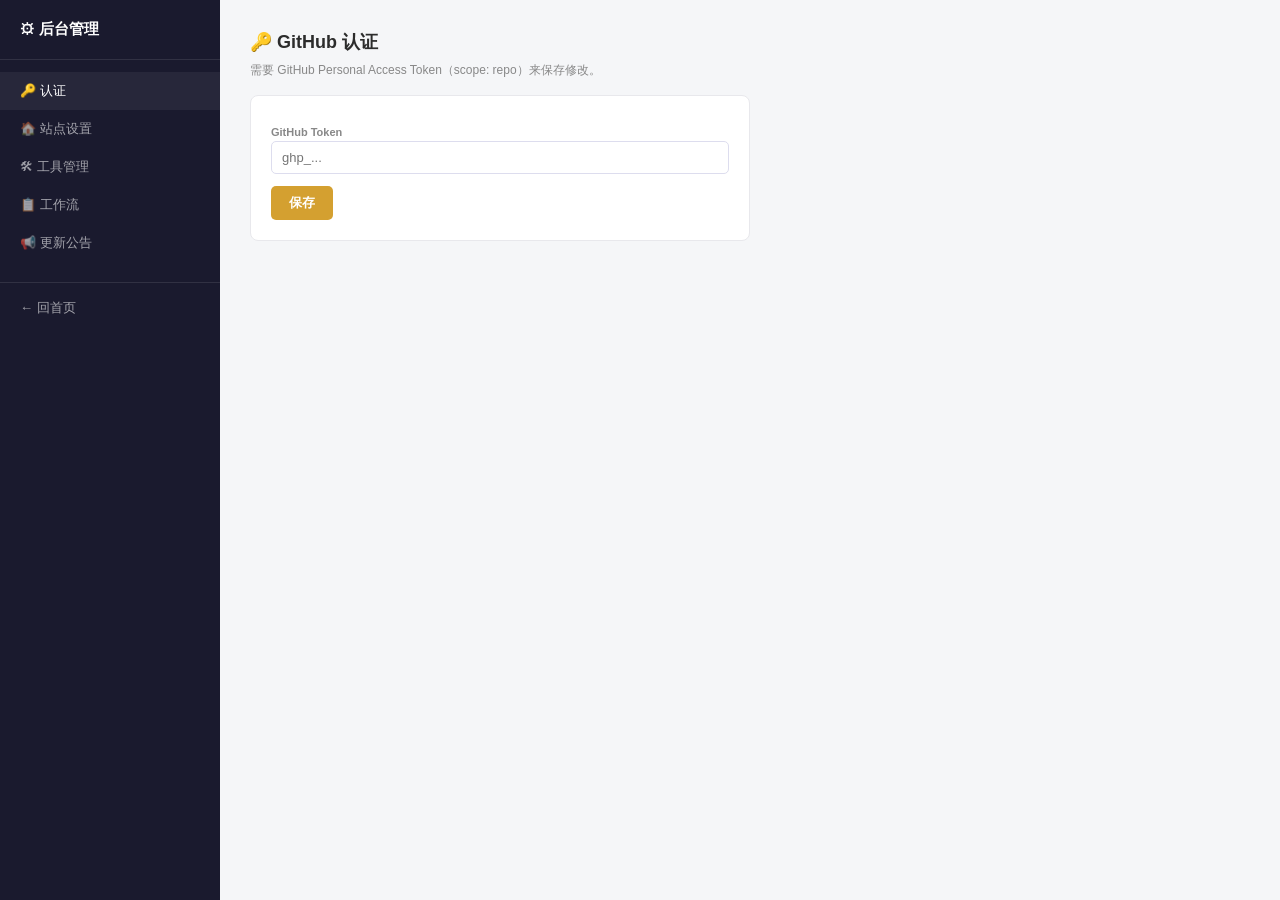
<file: admin/index.html>
<!DOCTYPE html>
<html lang="zh-CN">
<head>
<meta charset="UTF-8">
<meta name="viewport" content="width=device-width, initial-scale=1.0">
<title>后台管理 · Creative Toolbox</title>
<style>
*{margin:0;padding:0;box-sizing:border-box}
body{font-family:-apple-system,BlinkMacSystemFont,'Segoe UI','PingFang SC',sans-serif;background:#f5f6f8;color:#2c2c2c;display:flex;min-height:100vh}
nav{width:220px;background:#1a1a2e;color:#fff;padding:20px 0;flex-shrink:0}
nav h2{padding:0 20px 20px;font-size:15px;border-bottom:1px solid rgba(255,255,255,.1);margin-bottom:12px}
nav a{display:block;padding:10px 20px;color:rgba(255,255,255,.6);text-decoration:none;font-size:13px;cursor:pointer}
nav a:hover,nav a.active{color:#fff;background:rgba(255,255,255,.06)}
main{flex:1;padding:30px}
section{display:none}
section.active{display:block}
h3{font-size:18px;margin-bottom:8px}
label{display:block;font-size:11px;color:#888;margin:10px 0 3px;font-weight:600}
input,textarea,select{width:100%;max-width:500px;padding:8px 10px;border:1px solid #dde;border-radius:5px;font-size:13px;font-family:inherit}
textarea{min-height:60px;resize:vertical}
button{padding:8px 18px;border-radius:5px;border:none;background:#d4a030;color:#fff;font-size:13px;cursor:pointer;font-weight:600;margin-top:12px}
button:hover{background:#c09020}
button.secondary{background:#fff;color:#555;border:1px solid #dde}
.status{font-size:11px;color:#2e7d32;margin-left:10px}
.status.error{color:#c0392b}
.card{background:#fff;padding:16px;border-radius:8px;border:1px solid #e8e8ec;margin-bottom:10px}
.card h4{font-size:14px;margin-bottom:6px}
.card p{font-size:12px;color:#888}
.token-box{background:#fff;padding:20px;border-radius:8px;border:1px solid #e8e8ec;max-width:500px}
</style>
</head>
<body>
<nav>
  <h2>⚙ 后台管理</h2>
  <a class="active" onclick="showTab('auth')">🔑 认证</a>
  <a onclick="showTab('site')">🏠 站点设置</a>
  <a onclick="showTab('tools')">🛠 工具管理</a>
  <a onclick="showTab('workflows')">📋 工作流</a>
  <a onclick="showTab('updates')">📢 更新公告</a>
  <a href="index.html" style="margin-top:20px;border-top:1px solid rgba(255,255,255,.1);padding-top:16px">← 回首页</a>
</nav>

<main id="main">
  <!-- Auth -->
  <section id="tab-auth" class="active">
    <h3>🔑 GitHub 认证</h3>
    <p style="font-size:12px;color:#888;margin-bottom:16px">需要 GitHub Personal Access Token（scope: repo）来保存修改。</p>
    <div class="token-box">
      <label>GitHub Token</label>
      <input type="password" id="ghToken" placeholder="ghp_...">
      <button onclick="saveToken()">保存</button>
      <span class="status" id="tokenStatus"></span>
    </div>
  </section>

  <!-- Site -->
  <section id="tab-site">
    <h3>🏠 站点设置</h3>
    <p style="font-size:12px;color:#888;margin-bottom:16px">编辑站点名称、SEO 和首页文案。</p>
    <div id="siteForm"><p style="color:#888">加载中…</p></div>
  </section>

  <!-- Tools -->
  <section id="tab-tools">
    <h3>🛠 工具管理</h3>
    <p style="font-size:12px;color:#888;margin-bottom:16px">管理首页展示的工具卡片。状态设为 "live" 即上线。</p>
    <div id="toolsForm"><p style="color:#888">加载中…</p></div>
    <button onclick="addTool()" style="margin-top:16px">+ 新增工具</button>
  </section>

  <!-- Workflows -->
  <section id="tab-workflows">
    <h3>📋 工作流</h3>
    <div id="workflowsForm"><p style="color:#888">加载中…</p></div>
  </section>

  <!-- Updates -->
  <section id="tab-updates">
    <h3>📢 更新公告</h3>
    <div id="updatesForm"><p style="color:#888">加载中…</p></div>
    <button onclick="addUpdate()" style="margin-top:16px">+ 新增公告</button>
  </section>
</main>

<script>
const REPO = "raffaelelzk/design-board";
const API = "https://api.github.com/repos/" + REPO + "/contents/data/";
let token = localStorage.getItem("gh_token") || "";

document.getElementById("ghToken").value = token;

function showTab(name) {
  document.querySelectorAll("section").forEach(s => s.classList.remove("active"));
  document.getElementById("tab-" + name).classList.add("active");
  document.querySelectorAll("nav a").forEach(a => a.classList.remove("active"));
  event.target.classList.add("active");
  if (name === "site") loadSite();
  if (name === "tools") loadTools();
  if (name === "workflows") loadWorkflows();
  if (name === "updates") loadUpdates();
}

function saveToken() {
  token = document.getElementById("ghToken").value.trim();
  localStorage.setItem("gh_token", token);
  document.getElementById("tokenStatus").textContent = "✓ 已保存";
  document.getElementById("tokenStatus").className = "status";
}

async function apiGet(file) {
  const resp = await fetch(API + file + "?t=" + Date.now());
  const data = await resp.json();
  return JSON.parse(atob(data.content));
}

async function apiPut(file, content, sha) {
  const body = {message: "admin: update " + file, content: btoa(unescape(encodeURIComponent(JSON.stringify(content, null, 2)))), sha};
  const resp = await fetch(API + file, {
    method: "PUT", headers: {"Authorization": "Bearer " + token, "Content-Type": "application/json"}, body: JSON.stringify(body)
  });
  if (!resp.ok) throw new Error(await resp.text());
  return "✓ 已保存并推送";
}

// --- Site ---
async function loadSite() {
  const d = await apiGet("site.json");
  document.getElementById("siteForm").innerHTML = `
    <label>网站名</label><input id="f_site_name" value="${esc(d.name || '')}">
    <label>标语</label><input id="f_site_tagline" value="${esc(d.tagline || '')}">
    <label>描述</label><textarea id="f_site_description">${esc(d.description || '')}</textarea>
    <label>Hero Eyebrow</label><input id="f_site_heroEyebrow" value="${esc(d.heroEyebrow || '')}">
    <label>Logo 符号</label><input id="f_site_logo" value="${esc(d.logo || '')}" maxlength="2">
    <label>Footer</label><input id="f_site_footer" value="${esc(d.footer || '')}">
    <button onclick="saveSite()">保存站点设置</button>
  `;
}

async function saveSite() {
  const content = {
    name: document.getElementById("f_site_name").value,
    tagline: document.getElementById("f_site_tagline").value,
    description: document.getElementById("f_site_description").value,
    heroEyebrow: document.getElementById("f_site_heroEyebrow").value,
    logo: document.getElementById("f_site_logo").value,
    footer: document.getElementById("f_site_footer").value,
    seo: {title: document.getElementById("f_site_name").value, description: document.getElementById("f_site_description").value}
  };
  const sha = (await (await fetch(API + "site.json?t=" + Date.now())).json()).sha;
  try {
    await apiPut("site.json", content, sha);
    alert("站点设置已保存！");
  } catch(e) { alert("保存失败: " + e.message); }
}

// --- Tools ---
async function loadTools() {
  const d = await apiGet("tools.json");
  const tools = d.tools || [];
  document.getElementById("toolsForm").innerHTML = tools.map((t, i) => `
    <div class="card">
      <h4>${esc(t.name || '')} <span style="font-size:10px;color:#888">[${t.status}]</span></h4>
      <label>名称</label><input onchange="updateTool(${i},'name',this.value)" value="${esc(t.name || '')}">
      <label>标题</label><input onchange="updateTool(${i},'title',this.value)" value="${esc(t.title || '')}">
      <label>描述</label><input onchange="updateTool(${i},'description',this.value)" value="${esc(t.description || '')}">
      <label>图标</label><input onchange="updateTool(${i},'icon',this.value)" value="${esc(t.icon || '')}" maxlength="2">
      <label>URL</label><input onchange="updateTool(${i},'url',this.value)" value="${esc(t.url || '')}">
      <label>状态</label><select onchange="updateTool(${i},'status',this.value)">
        <option value="live" ${t.status==='live'?'selected':''}>已上线</option>
        <option value="coming" ${t.status==='coming'?'selected':''}>即将上线</option>
        <option value="hidden" ${t.status==='hidden'?'selected':''}>隐藏</option>
      </select>
      <label>标签（逗号分隔）</label><input onchange="updateTool(${i},'tags',this.value.split(',').map(s=>s.trim()))" value="${esc((t.tags||[]).join(', '))}">
      <button class="secondary" onclick="removeTool(${i})" style="margin-top:8px">删除</button>
    </div>
  `).join('');
  window._toolsData = d;
}

function updateTool(i, field, value) {
  if (!window._toolsData) return;
  window._toolsData.tools[i][field] = value;
  window._dirty = true;
}

function addTool() {
  if (!window._toolsData) return;
  window._toolsData.tools.push({id:"tool-"+Date.now(),name:"新工具",title:"",description:"",icon:"▤",tags:[],status:"coming",url:"",category:"",sort:99});
  loadToolsContent(window._toolsData);
}

function removeTool(i) {
  if (!window._toolsData) return;
  window._toolsData.tools.splice(i, 1);
  window._dirty = true;
  loadToolsContent(window._toolsData);
}

function loadToolsContent(d) {
  window._toolsData = d;
  loadTools();
}

async function saveDataFile(fileName, data) {
  const resp = await fetch(API + fileName + "?t=" + Date.now());
  const info = await resp.json();
  const content = JSON.parse(JSON.stringify(data));
  const body = {message: "admin: update " + fileName, content: btoa(unescape(encodeURIComponent(JSON.stringify(content, null, 2)))), sha: info.sha};
  const r = await fetch(API + fileName, {method: "PUT", headers: {"Authorization": "Bearer " + token, "Content-Type": "application/json"}, body: JSON.stringify(body)});
  if (!r.ok) throw new Error(await r.text());
  return true;
}

window.addEventListener("beforeunload", () => { if (window._dirty) return "有未保存的修改"; });

// --- Workflows ---
async function loadWorkflows() {
  const d = await apiGet("workflows.json");
  document.getElementById("workflowsForm").innerHTML = (d.workflows||[]).map((w,i) => `
    <div class="card">
      <label>步骤号</label><input type="number" value="${w.step}" onchange="updateWF(${i},'step',parseInt(this.value))">
      <label>标题</label><input value="${esc(w.title||'')}" onchange="updateWF(${i},'title',this.value)">
      <label>描述</label><input value="${esc(w.description||'')}" onchange="updateWF(${i},'description',this.value)">
      <label>图标</label><input value="${esc(w.icon||'')}" onchange="updateWF(${i},'icon',this.value)">
    </div>
  `).join('') + '<button onclick="saveFile(\'workflows.json\', window._wfData)" style="margin-top:12px">保存工作流</button>';
  window._wfData = d;
}
function updateWF(i,f,v) { if(window._wfData){window._wfData.workflows[i][f]=v;window._dirty=true;} }

// --- Updates ---
async function loadUpdates() {
  const d = await apiGet("updates.json");
  document.getElementById("updatesForm").innerHTML = (d.updates||[]).map((u,i) => `
    <div class="card">
      <label>日期</label><input value="${esc(u.date||'')}" onchange="updateUP(${i},'date',this.value)">
      <label>内容</label><input value="${esc(u.text||'')}" onchange="updateUP(${i},'text',this.value)">
      <label>类型</label><select onchange="updateUP(${i},'type',this.value)">
        <option value="live" ${u.type==='live'?'selected':''}>已上线</option>
        <option value="planned" ${u.type==='planned'?'selected':''}>规划中</option>
      </select>
    </div>
  `).join('') + '<button onclick="saveFile(\'updates.json\', window._upData)" style="margin-top:12px">保存公告</button>';
  window._upData = d;
}
function updateUP(i,f,v) { if(window._upData){window._upData.updates[i][f]=v;window._dirty=true;} }
function addUpdate() {
  if(!window._upData) return;
  window._upData.updates.push({date:new Date().toISOString().slice(0,7),text:"新公告",type:"planned"});
  window._dirty=true; loadUpdates();
}

async function saveFile(fn, data) {
  try {
    const resp = await fetch(API + fn + "?t=" + Date.now());
    const info = await resp.json();
    const body = {message:"admin: update "+fn, content:btoa(unescape(encodeURIComponent(JSON.stringify(data,null,2)))), sha:info.sha};
    await fetch(API+fn, {method:"PUT", headers:{"Authorization":"Bearer "+token,"Content-Type":"application/json"}, body:JSON.stringify(body)});
    window._dirty=false; alert("已保存！");
  } catch(e) { alert("保存失败: "+e.message); }
}

function esc(s) { return (s||'').replace(/&/g,'&amp;').replace(/</g,'&lt;').replace(/>/g,'&gt;').replace(/"/g,'&quot;'); }
</script>
</body>
</html>
</file>
